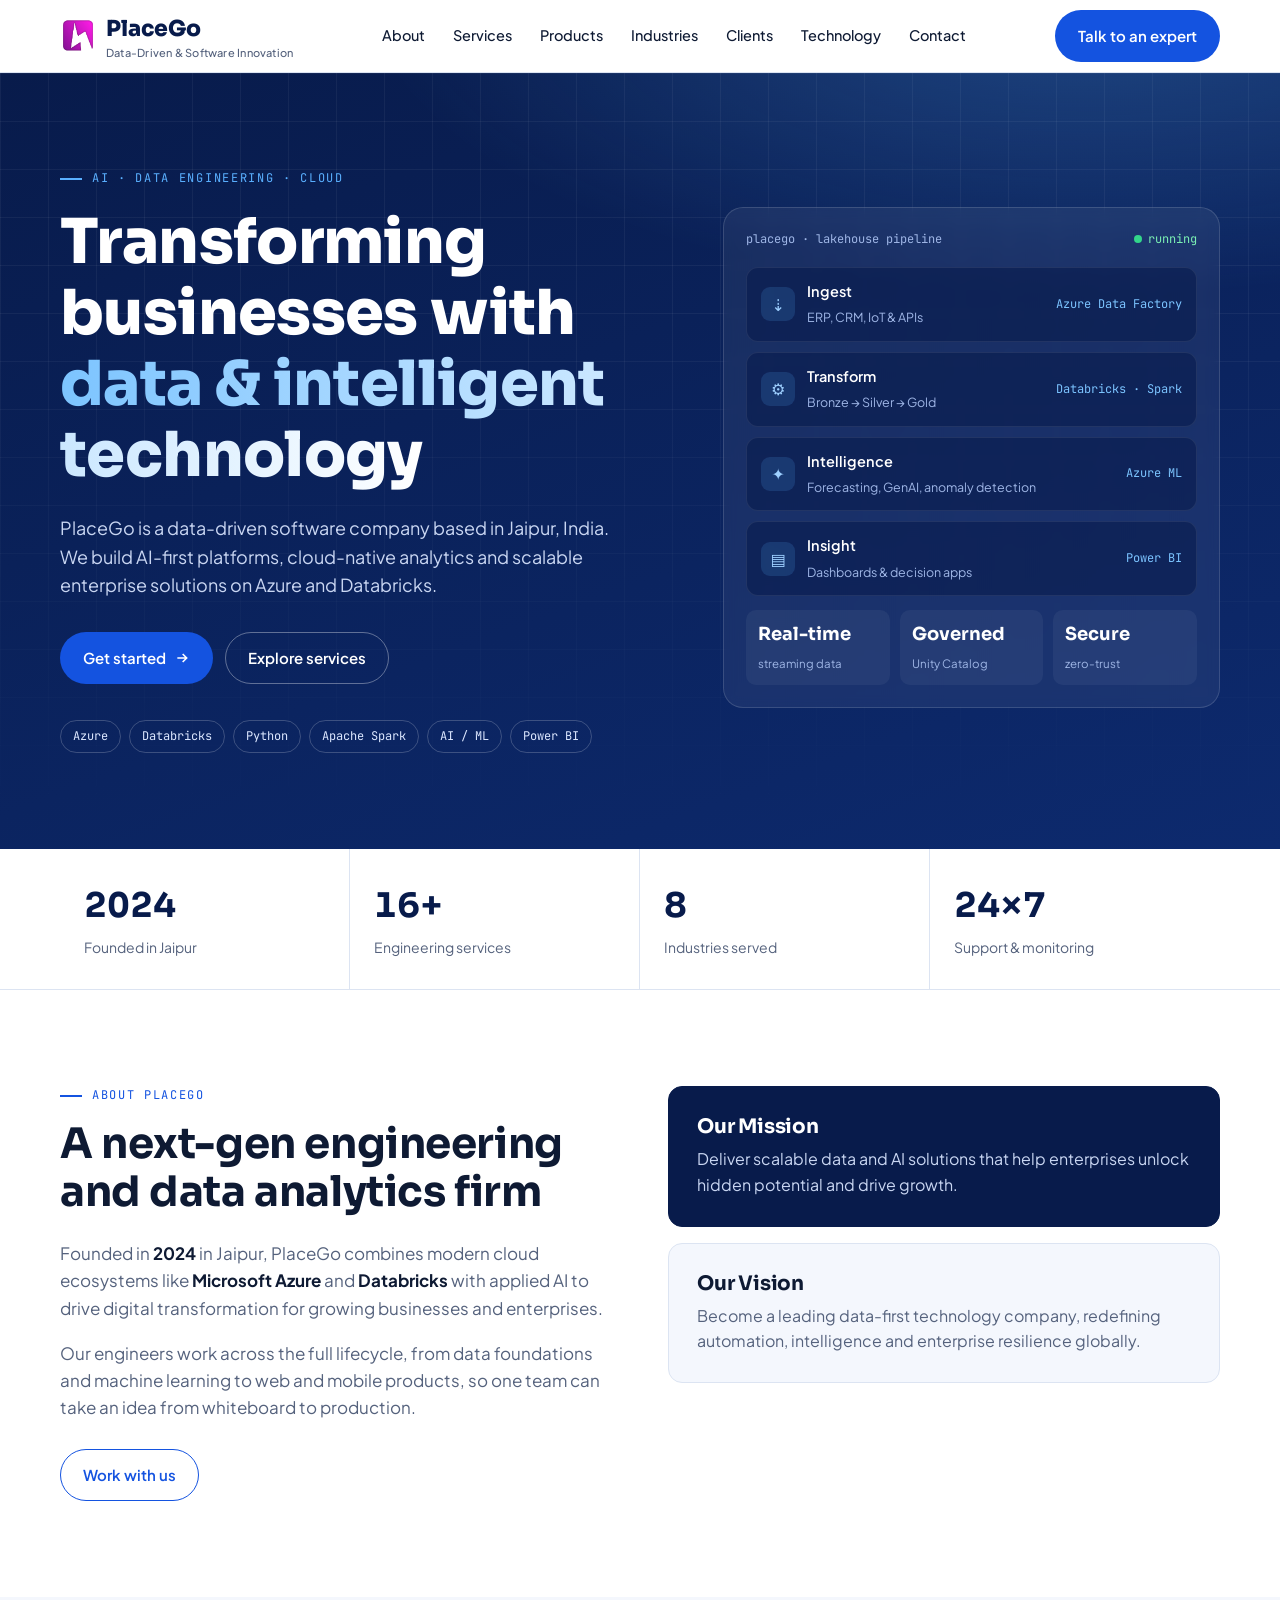
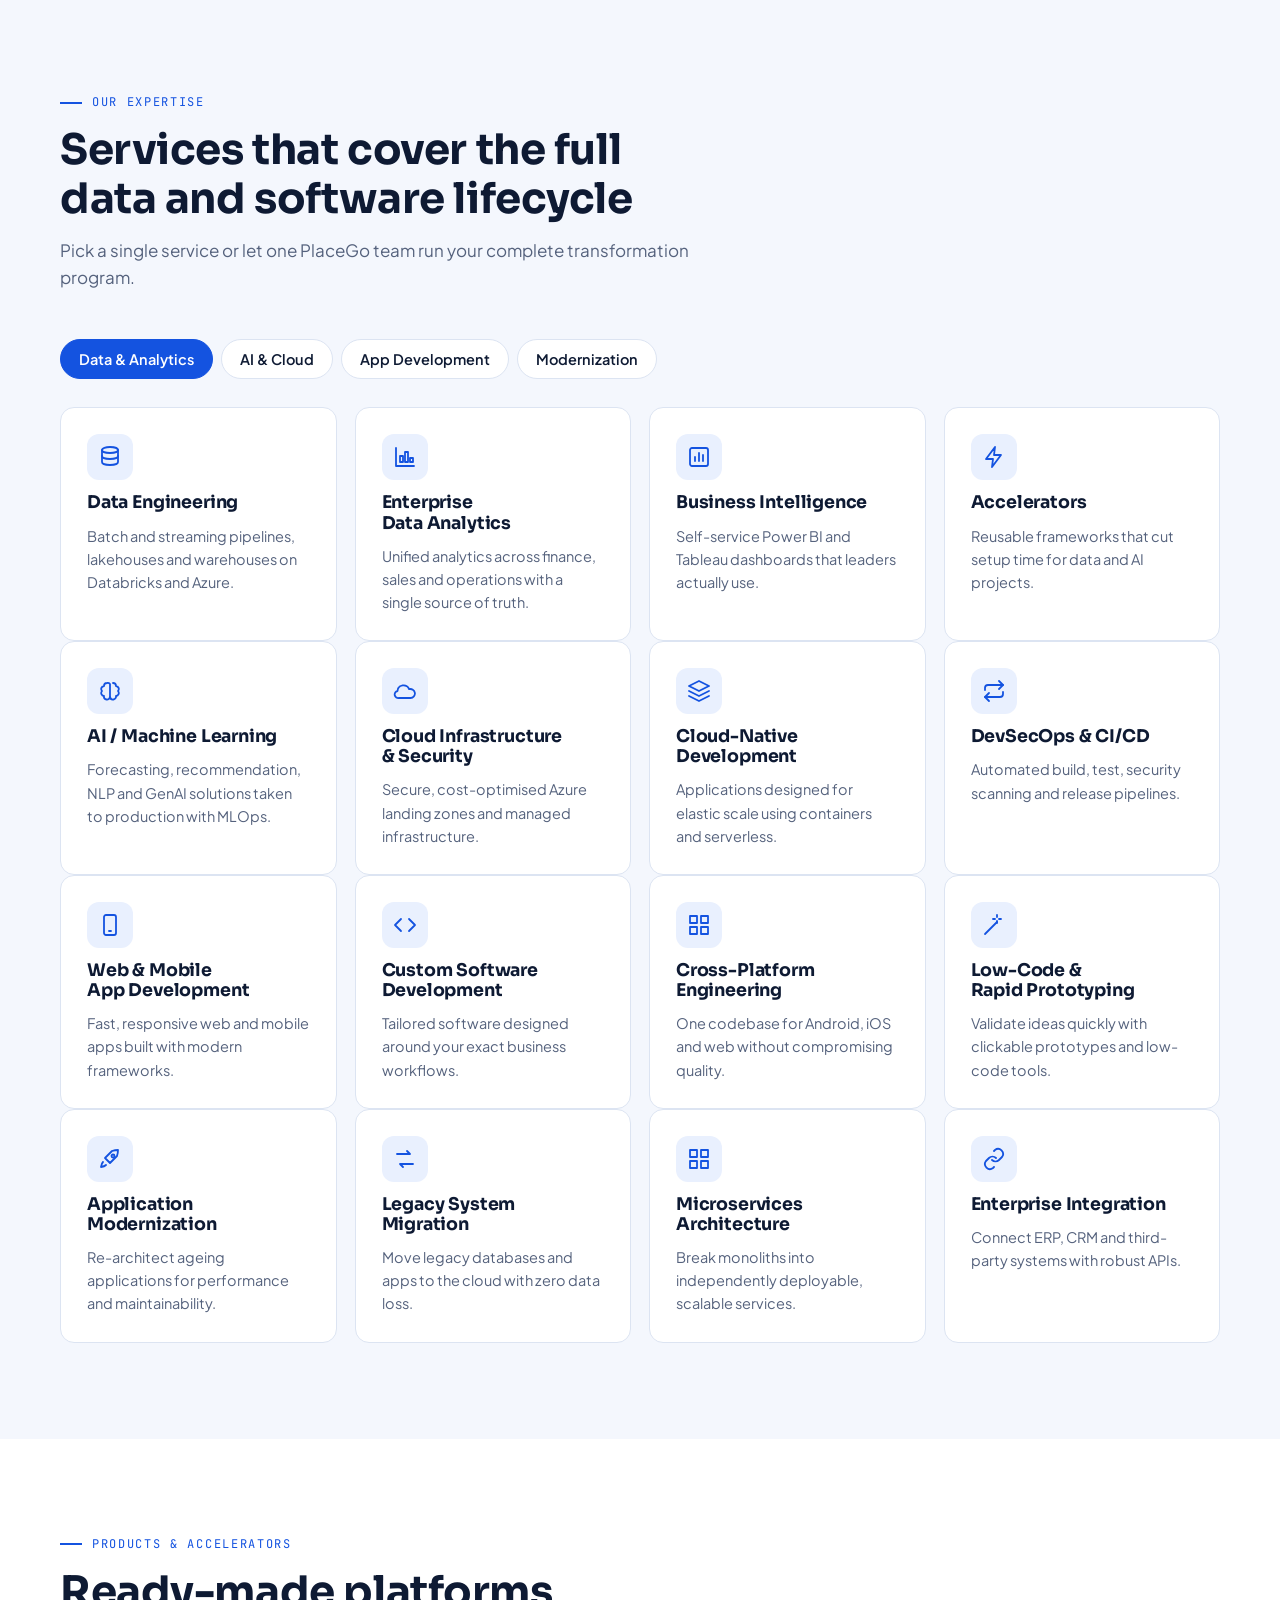
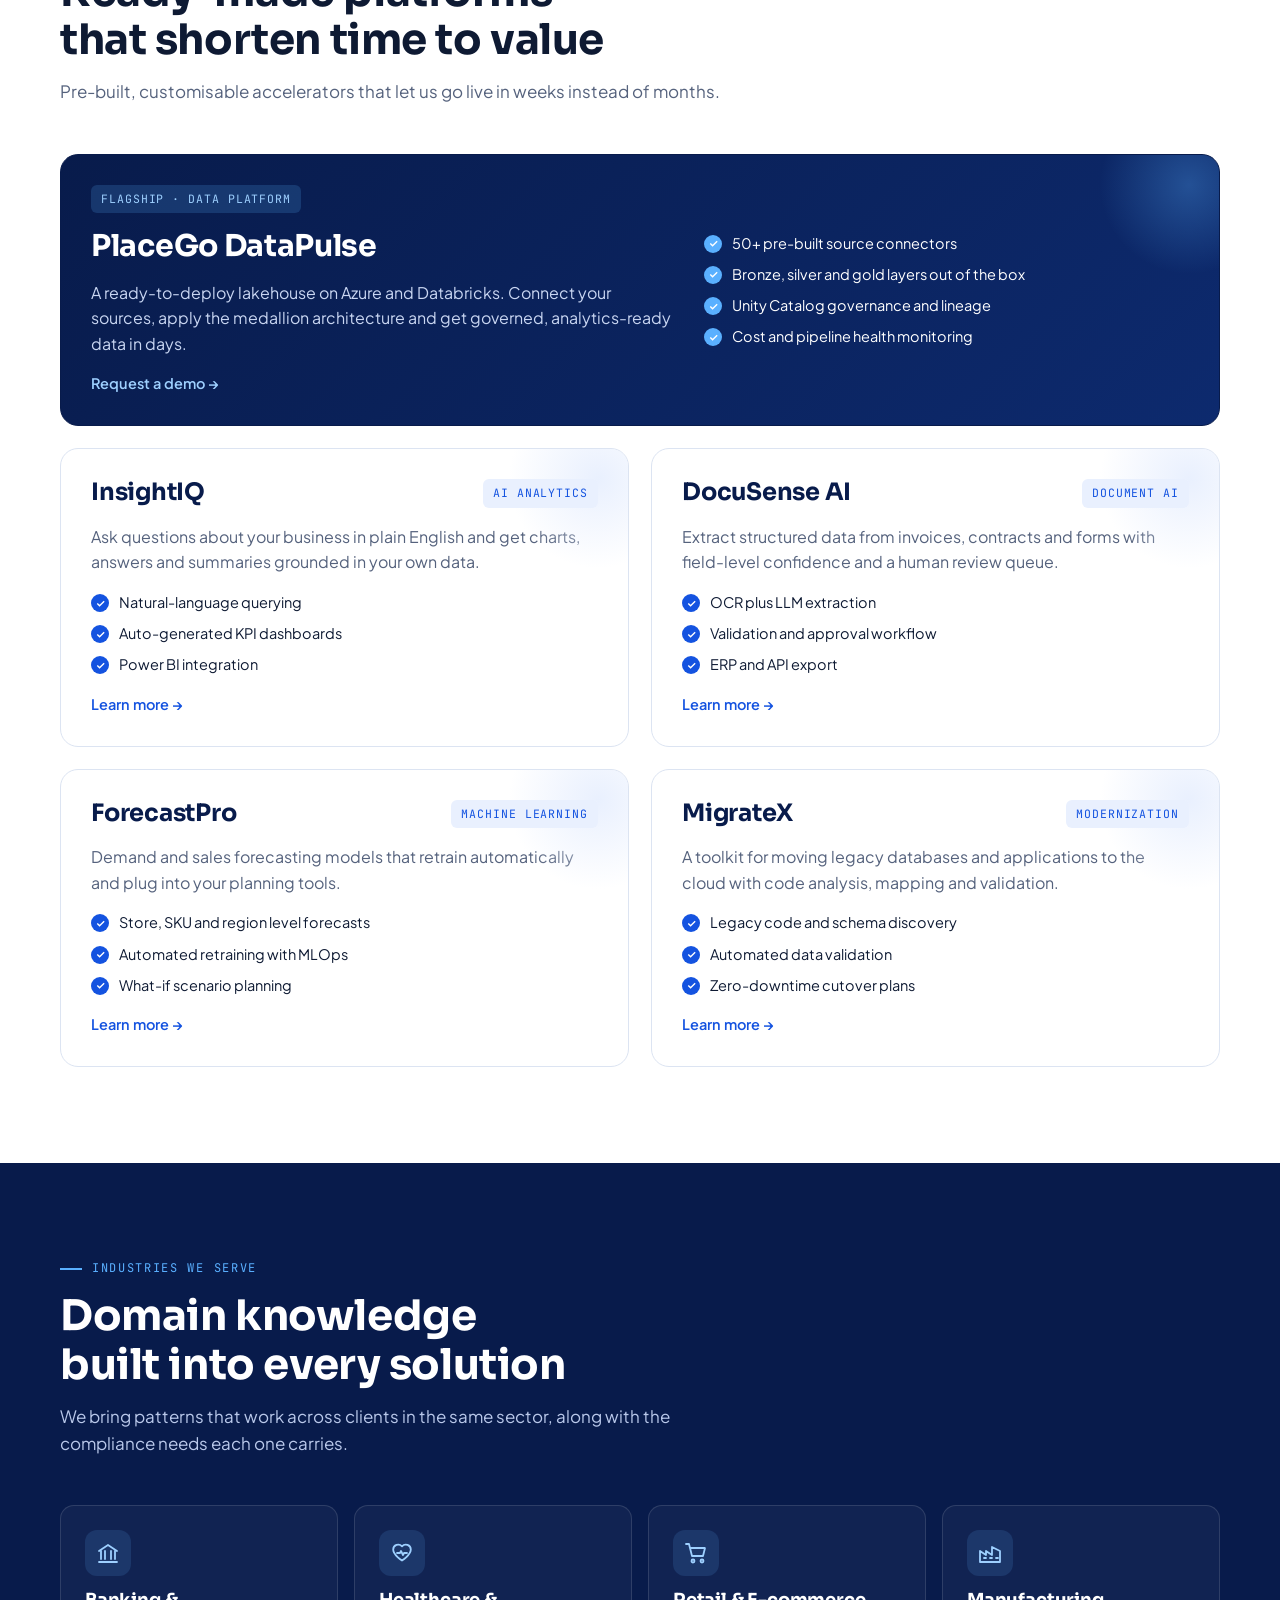
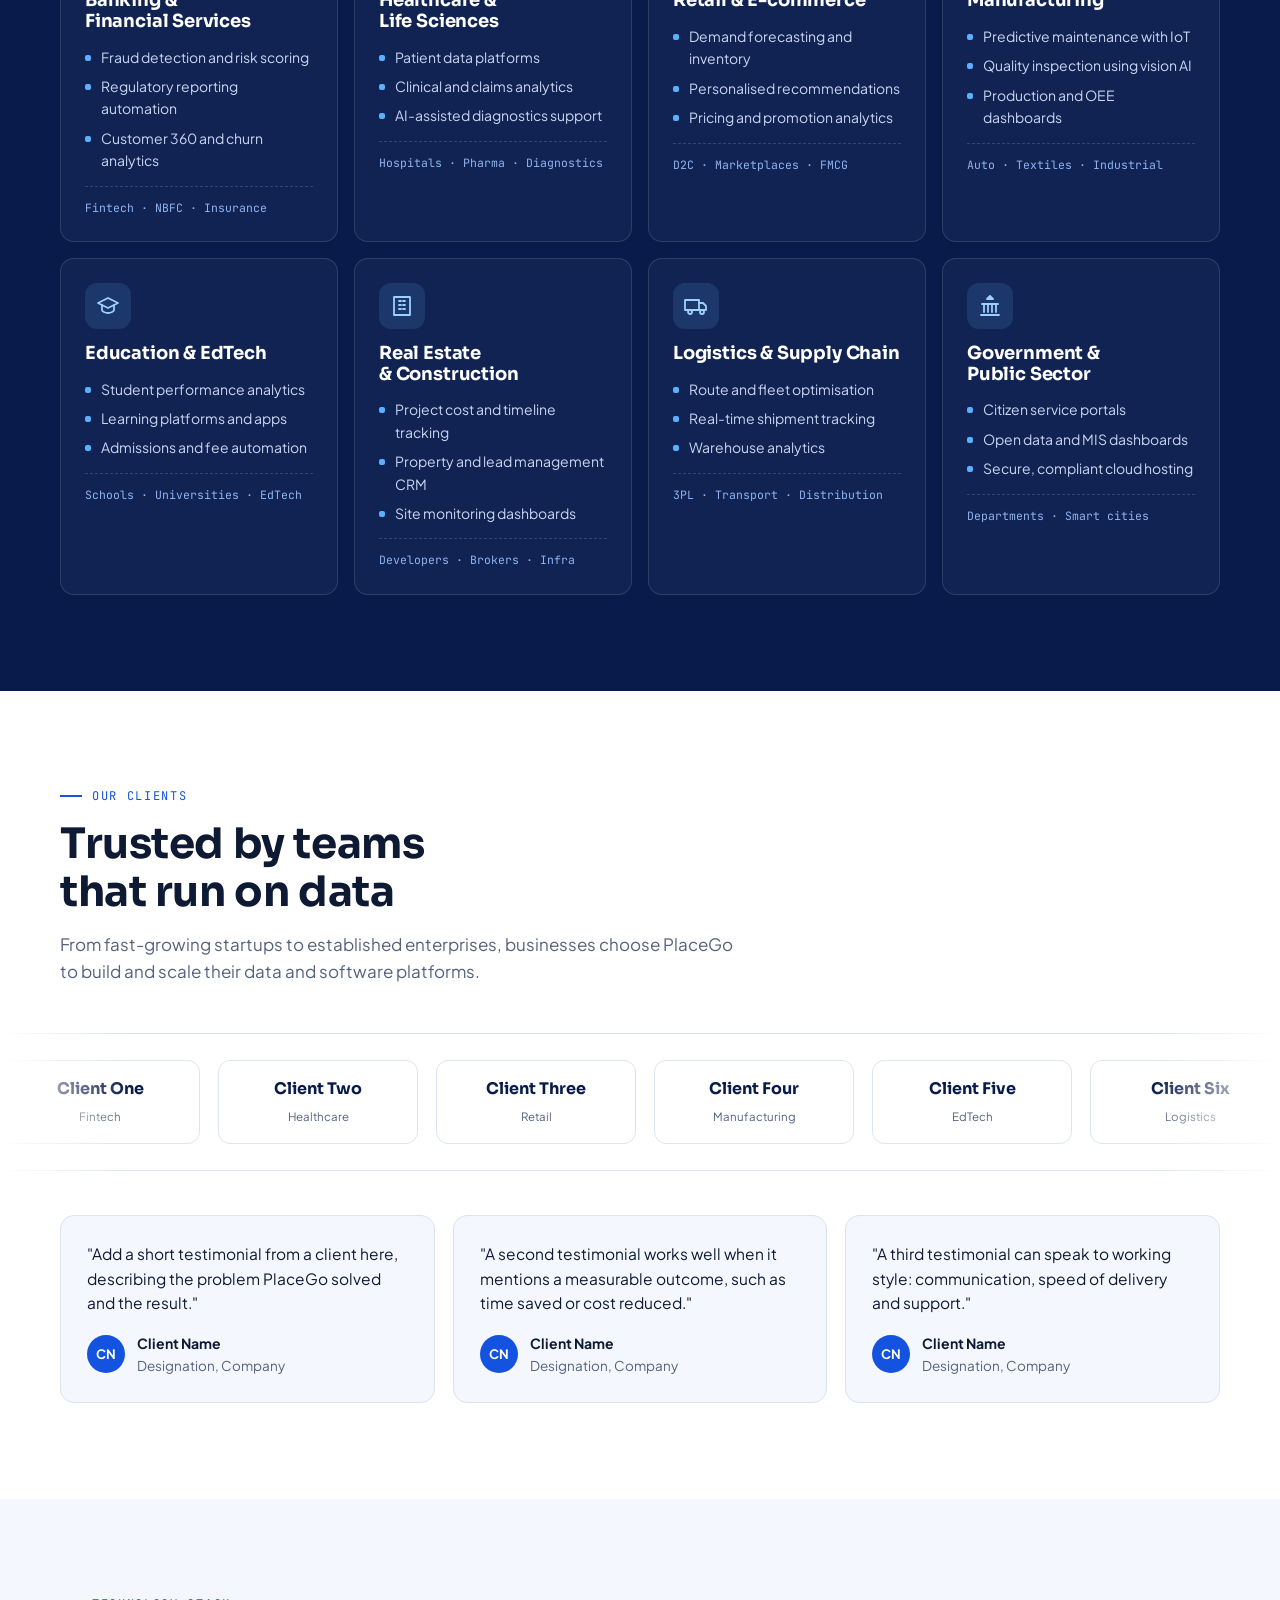
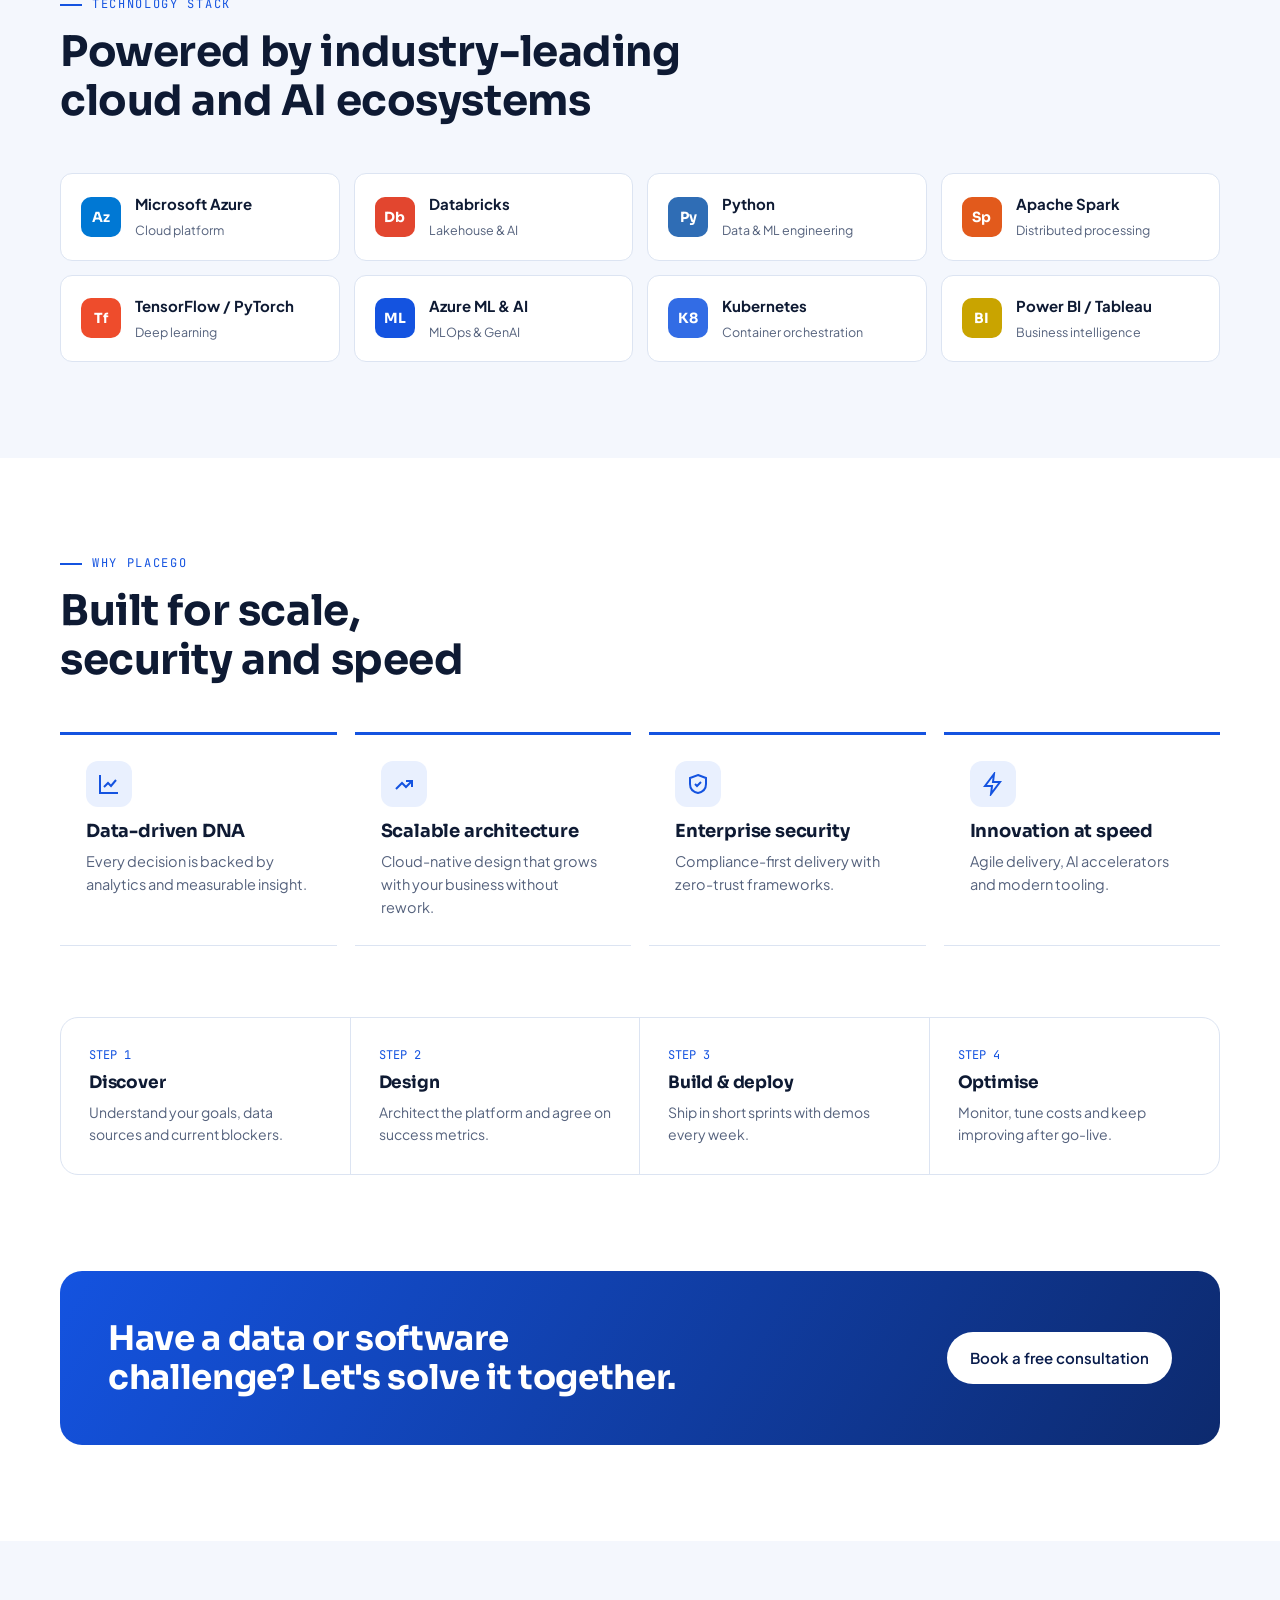
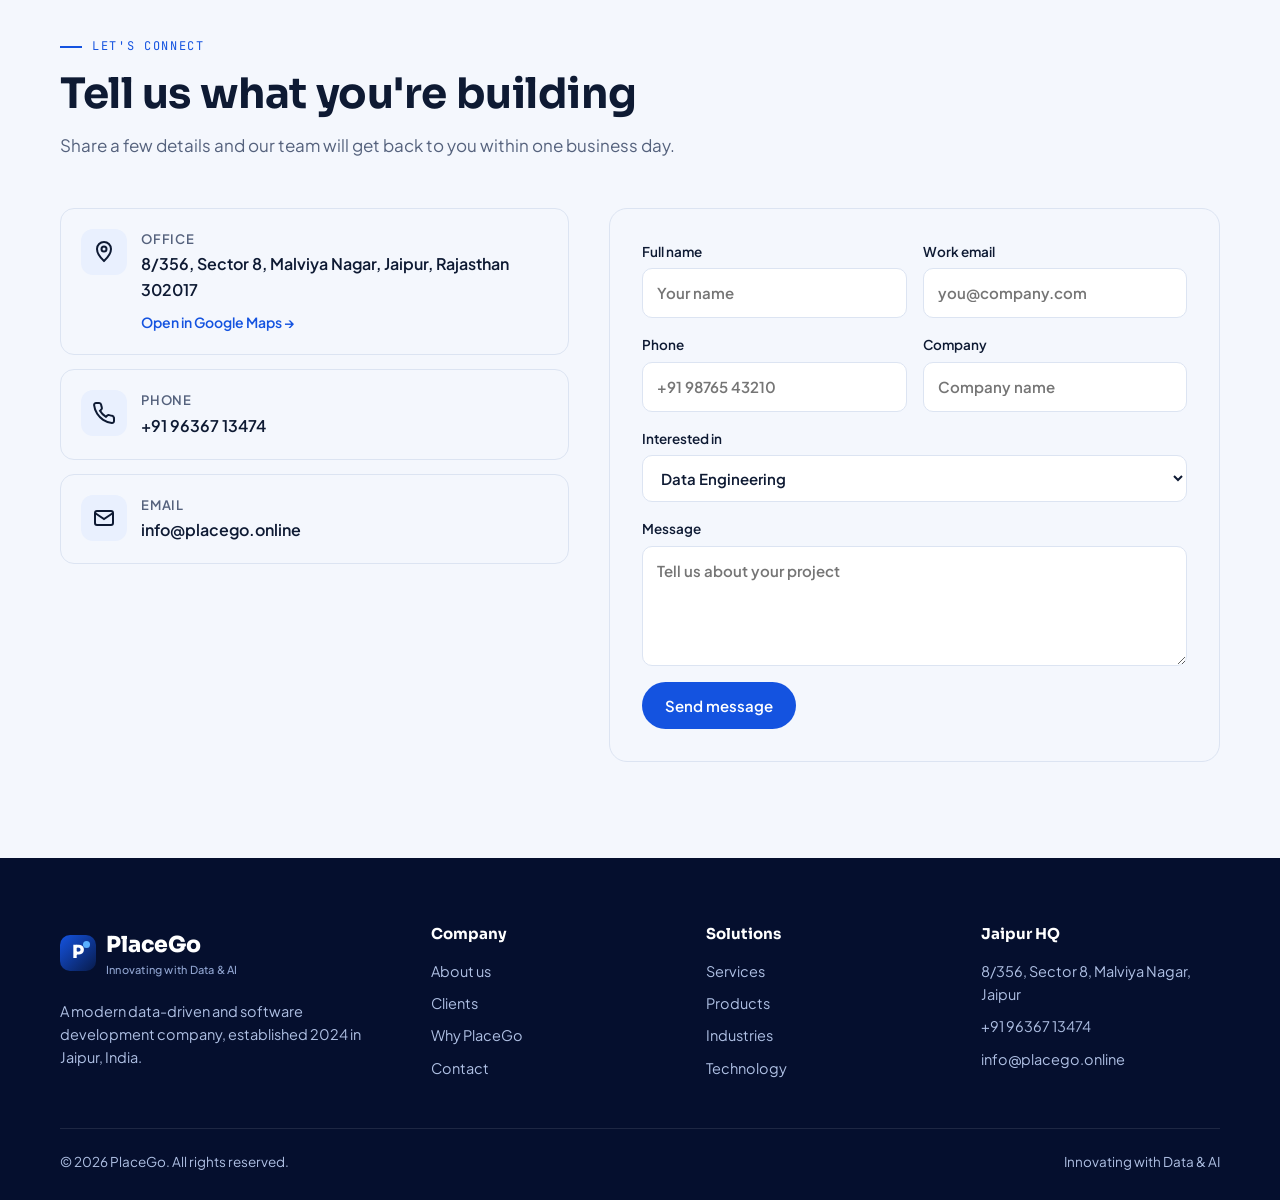
<file: index.html>
<!DOCTYPE html>
<html lang="en">
<head>
<meta charset="UTF-8">
<meta name="viewport" content="width=device-width, initial-scale=1.0">
<title>PlaceGo</title>
<meta name="description" content="PlaceGo is a Jaipur-based data-driven software company offering AI, ML, data engineering, cloud and modern application development services.">
<link rel="preconnect" href="https://fonts.googleapis.com">
<link rel="preconnect" href="https://fonts.gstatic.com" crossorigin>
<link rel="stylesheet" href="https://fonts.googleapis.com/css2?family=Sora:wght@500;600;700;800&family=Plus+Jakarta+Sans:wght@400;500;600;700&family=JetBrains+Mono:wght@500&display=swap">
<link rel="stylesheet" href="css/style.css">
</head>
<body>

<!-- ============ NAV ============ -->
<header class="nav">
  <div class="wrap">
    <a href="#home" class="logo" aria-label="PlaceGo home">
      <img src="assets/logo.png" onerror="this.onerror=null;this.src='https://placego.online/logo.png'" alt="PlaceGo" height="36" style="height:36px;width:auto">
      <span>PlaceGo<small>Data-Driven &amp; Software Innovation</small></span>
    </a>
    <nav class="menu" id="menu">
      <a href="#about">About</a>
      <a href="#services">Services</a>
      <a href="#products">Products</a>
      <a href="#industries">Industries</a>
      <a href="#clients">Clients</a>
      <a href="#tech">Technology</a>
      <a href="#contact">Contact</a>
    </nav>
    <div class="nav-cta">
      <a href="#contact" class="btn btn-primary">Talk to an expert</a>
      <button class="burger" id="burger" aria-label="Open menu" aria-expanded="false">
        <svg width="20" height="20" viewBox="0 0 24 24" fill="none" stroke="currentColor" stroke-width="2"><path d="M4 7h16M4 12h16M4 17h16"/></svg>
      </button>
    </div>
  </div>
</header>

<main>
<!-- ============ HERO ============ -->
<section class="hero" id="home">
  <div class="wrap">
    <div>
      <span class="eyebrow">AI · Data Engineering · Cloud</span>
      <h1>Transforming businesses with <em>data &amp; intelligent technology</em></h1>
      <p class="lead">PlaceGo is a data-driven software company based in Jaipur, India. We build AI-first platforms, cloud-native analytics and scalable enterprise solutions on Azure and Databricks.</p>
      <div class="ctas">
        <a href="#contact" class="btn btn-primary">Get started
          <svg width="16" height="16" viewBox="0 0 24 24" fill="none" stroke="currentColor" stroke-width="2.4"><path d="M5 12h14M13 6l6 6-6 6"/></svg></a>
        <a href="#services" class="btn btn-ghost">Explore services</a>
      </div>
      <div class="chips"><span>Azure</span><span>Databricks</span><span>Python</span><span>Apache Spark</span><span>AI / ML</span><span>Power BI</span></div>
    </div>

    <div class="pipe" aria-label="Illustration of a PlaceGo data pipeline">
      <div class="pipe-top"><span>placego · lakehouse pipeline</span><span class="live">running</span></div>
      <div class="stages">
        <div class="stage"><i>⇣</i><div><b>Ingest</b><small>ERP, CRM, IoT &amp; APIs</small></div><span class="val">Azure Data Factory</span></div>
        <div class="stage"><i>⚙</i><div><b>Transform</b><small>Bronze → Silver → Gold</small></div><span class="val">Databricks · Spark</span></div>
        <div class="stage"><i>✦</i><div><b>Intelligence</b><small>Forecasting, GenAI, anomaly detection</small></div><span class="val">Azure ML</span></div>
        <div class="stage"><i>▤</i><div><b>Insight</b><small>Dashboards &amp; decision apps</small></div><span class="val">Power BI</span></div>
      </div>
      <div class="pipe-foot">
        <div><b>Real-time</b><small>streaming data</small></div>
        <div><b>Governed</b><small>Unity Catalog</small></div>
        <div><b>Secure</b><small>zero-trust</small></div>
      </div>
    </div>
  </div>
</section>

<!-- ============ STATS ============ -->
<section class="stats" aria-label="Company highlights">
  <div class="wrap">
    <div class="stat"><b>2024</b><span>Founded in Jaipur</span></div>
    <div class="stat"><b>16+</b><span>Engineering services</span></div>
    <div class="stat"><b>8</b><span>Industries served</span></div>
    <div class="stat"><b>24×7</b><span>Support &amp; monitoring</span></div>
  </div>
</section>

<!-- ============ ABOUT ============ -->
<section class="sec" id="about">
  <div class="wrap about-grid">
    <div>
      <div class="sec-head" style="margin-bottom:24px">
        <span class="eyebrow">About PlaceGo</span>
        <h2>A next-gen engineering and data analytics firm</h2>
      </div>
      <div class="about-copy">
        <p>Founded in <strong>2024</strong> in Jaipur, PlaceGo combines modern cloud ecosystems like <strong>Microsoft Azure</strong> and <strong>Databricks</strong> with applied AI to drive digital transformation for growing businesses and enterprises.</p>
        <p>Our engineers work across the full lifecycle, from data foundations and machine learning to web and mobile products, so one team can take an idea from whiteboard to production.</p>
      </div>
      <div style="margin-top:28px"><a href="#contact" class="btn btn-outline">Work with us</a></div>
    </div>
    <div class="mv">
      <div class="mv-card dark">
        <h3>Our Mission</h3>
        <p>Deliver scalable data and AI solutions that help enterprises unlock hidden potential and drive growth.</p>
      </div>
      <div class="mv-card">
        <h3>Our Vision</h3>
        <p>Become a leading data-first technology company, redefining automation, intelligence and enterprise resilience globally.</p>
      </div>
    </div>
  </div>
</section>

<!-- ============ SERVICES ============ -->
<section class="sec services" id="services">
  <div class="wrap">
    <div class="sec-head">
      <span class="eyebrow">Our Expertise</span>
      <h2>Services that cover the full data and software lifecycle</h2>
      <p>Pick a single service or let one PlaceGo team run your complete transformation program.</p>
    </div>
    <div class="tabs" role="tablist" aria-label="Service categories">
      <button class="tab" role="tab" aria-selected="true" data-tab="data">Data &amp; Analytics</button>
      <button class="tab" role="tab" aria-selected="false" data-tab="ai">AI &amp; Cloud</button>
      <button class="tab" role="tab" aria-selected="false" data-tab="app">App Development</button>
      <button class="tab" role="tab" aria-selected="false" data-tab="mod">Modernization</button>
    </div>
    <div id="svc-panels"></div>
  </div>
</section>

<!-- ============ PRODUCTS ============ -->
<section class="sec" id="products">
  <div class="wrap">
    <div class="sec-head">
      <span class="eyebrow">Products &amp; Accelerators</span>
      <h2>Ready-made platforms that shorten time to value</h2>
      <p>Pre-built, customisable accelerators that let us go live in weeks instead of months.</p>
    </div>
    <div class="prod-grid" id="prod-grid"></div>
  </div>
</section>

<!-- ============ INDUSTRIES ============ -->
<section class="sec industries" id="industries">
  <div class="wrap">
    <div class="sec-head">
      <span class="eyebrow">Industries we serve</span>
      <h2>Domain knowledge built into every solution</h2>
      <p>We bring patterns that work across clients in the same sector, along with the compliance needs each one carries.</p>
    </div>
    <div class="ind-grid" id="ind-grid"></div>
  </div>
</section>

<!-- ============ CLIENTS ============ -->
<section class="sec" id="clients">
  <div class="wrap">
    <div class="sec-head">
      <span class="eyebrow">Our Clients</span>
      <h2>Trusted by teams that run on data</h2>
      <p>From fast-growing startups to established enterprises, businesses choose PlaceGo to build and scale their data and software platforms.</p>
    </div>
  </div>
  <div class="marquee" aria-label="Client logos">
    <div class="marquee-track" id="clients-track"></div>
  </div>
  <div class="wrap">
        <div class="quote-grid" id="quote-grid"></div>
  </div>
</section>

<!-- ============ TECH ============ -->
<section class="sec tech" id="tech">
  <div class="wrap">
    <div class="sec-head">
      <span class="eyebrow">Technology Stack</span>
      <h2>Powered by industry-leading cloud and AI ecosystems</h2>
    </div>
    <div class="tech-grid">
      <div class="tech-item"><span class="dot" style="background:#0078D4">Az</span><span><b>Microsoft Azure</b><small>Cloud platform</small></span></div>
      <div class="tech-item"><span class="dot" style="background:#E2462F">Db</span><span><b>Databricks</b><small>Lakehouse &amp; AI</small></span></div>
      <div class="tech-item"><span class="dot" style="background:#2F6DB5">Py</span><span><b>Python</b><small>Data &amp; ML engineering</small></span></div>
      <div class="tech-item"><span class="dot" style="background:#E25A1C">Sp</span><span><b>Apache Spark</b><small>Distributed processing</small></span></div>
      <div class="tech-item"><span class="dot" style="background:#EE4C2C">Tf</span><span><b>TensorFlow / PyTorch</b><small>Deep learning</small></span></div>
      <div class="tech-item"><span class="dot" style="background:#1453E0">ML</span><span><b>Azure ML &amp; AI</b><small>MLOps &amp; GenAI</small></span></div>
      <div class="tech-item"><span class="dot" style="background:#326CE5">K8</span><span><b>Kubernetes</b><small>Container orchestration</small></span></div>
      <div class="tech-item"><span class="dot" style="background:#C9A400">BI</span><span><b>Power BI / Tableau</b><small>Business intelligence</small></span></div>
    </div>
  </div>
</section>

<!-- ============ WHY ============ -->
<section class="sec" id="why">
  <div class="wrap">
    <div class="sec-head">
      <span class="eyebrow">Why PlaceGo</span>
      <h2>Built for scale, security and speed</h2>
    </div>
    <div class="why-grid">
      <div class="why"><div class="ico"><svg viewBox="0 0 24 24" fill="none" stroke="currentColor" stroke-width="2"><path d="M3 3v18h18"/><path d="M7 15l4-4 3 3 5-6"/></svg></div><h3>Data-driven DNA</h3><p>Every decision is backed by analytics and measurable insight.</p></div>
      <div class="why"><div class="ico"><svg viewBox="0 0 24 24" fill="none" stroke="currentColor" stroke-width="2"><path d="M4 17l6-6 4 4 6-6"/><path d="M14 9h6v6"/></svg></div><h3>Scalable architecture</h3><p>Cloud-native design that grows with your business without rework.</p></div>
      <div class="why"><div class="ico"><svg viewBox="0 0 24 24" fill="none" stroke="currentColor" stroke-width="2"><path d="M12 3l8 3v6c0 5-3.5 8-8 9-4.5-1-8-4-8-9V6z"/><path d="M9 12l2 2 4-4"/></svg></div><h3>Enterprise security</h3><p>Compliance-first delivery with zero-trust frameworks.</p></div>
      <div class="why"><div class="ico"><svg viewBox="0 0 24 24" fill="none" stroke="currentColor" stroke-width="2"><path d="M13 2L4 14h7l-1 8 9-12h-7z"/></svg></div><h3>Innovation at speed</h3><p>Agile delivery, AI accelerators and modern tooling.</p></div>
    </div>

    <div class="process" aria-label="How we work">
      <div class="step"><span class="n">STEP 1</span><h4>Discover</h4><p>Understand your goals, data sources and current blockers.</p></div>
      <div class="step"><span class="n">STEP 2</span><h4>Design</h4><p>Architect the platform and agree on success metrics.</p></div>
      <div class="step"><span class="n">STEP 3</span><h4>Build &amp; deploy</h4><p>Ship in short sprints with demos every week.</p></div>
      <div class="step"><span class="n">STEP 4</span><h4>Optimise</h4><p>Monitor, tune costs and keep improving after go-live.</p></div>
    </div>
  </div>
</section>

<!-- ============ CTA ============ -->
<section style="padding-block:0 96px">
  <div class="wrap">
    <div class="cta-band">
      <h2>Have a data or software challenge? Let's solve it together.</h2>
      <a href="#contact" class="btn">Book a free consultation</a>
    </div>
  </div>
</section>

<!-- ============ CONTACT ============ -->
<section class="sec services" id="contact">
  <div class="wrap">
    <div class="sec-head">
      <span class="eyebrow">Let's Connect</span>
      <h2>Tell us what you're building</h2>
      <p>Share a few details and our team will get back to you within one business day.</p>
    </div>
    <div class="contact-grid">
      <div class="info">
        <div class="info-row"><span class="ico"><svg viewBox="0 0 24 24" fill="none" stroke="currentColor" stroke-width="2"><path d="M12 21s-7-6.5-7-12a7 7 0 1 1 14 0c0 5.5-7 12-7 12z"/><circle cx="12" cy="9" r="2.5"/></svg></span><div><b>Office</b><span>8/356, Sector 8, Malviya Nagar, Jaipur, Rajasthan 302017</span><div style="margin-top:6px"><a href="https://maps.google.com/?q=8/356+Sector+8+Malviya+Nagar+Jaipur" target="_blank" rel="noopener" style="color:var(--blue);font-size:14px;user-select:auto">Open in Google Maps →</a></div></div></div>
        <div class="info-row"><span class="ico"><svg viewBox="0 0 24 24" fill="none" stroke="currentColor" stroke-width="2"><path d="M22 16.9v3a2 2 0 0 1-2.2 2 19.8 19.8 0 0 1-8.6-3.1 19.5 19.5 0 0 1-6-6A19.8 19.8 0 0 1 2.1 4.2 2 2 0 0 1 4.1 2h3a2 2 0 0 1 2 1.7c.1.9.4 1.8.7 2.7a2 2 0 0 1-.5 2.1L8 9.8a16 16 0 0 0 6 6l1.3-1.3a2 2 0 0 1 2.1-.4c.9.3 1.8.6 2.7.7a2 2 0 0 1 1.7 2z"/></svg></span><div><b>Phone</b><span>+91 96367 13474</span></div></div>
        <div class="info-row"><span class="ico"><svg viewBox="0 0 24 24" fill="none" stroke="currentColor" stroke-width="2"><rect x="3" y="5" width="18" height="14" rx="2"/><path d="M3 7l9 6 9-6"/></svg></span><div><b>Email</b><span>info@placego.online</span></div></div>
      </div>
      <form class="card" id="contact-form" novalidate>
        <div class="row2">
          <label for="f-name">Full name<input id="f-name" name="name" required placeholder="Your name"></label>
          <label for="f-email">Work email<input id="f-email" name="email" type="email" required placeholder="you@company.com"></label>
        </div>
        <div class="row2">
          <label for="f-phone">Phone<input id="f-phone" name="phone" type="tel" placeholder="+91 98765 43210"></label>
          <label for="f-company">Company<input id="f-company" name="company" placeholder="Company name"></label>
        </div>
        <label for="f-service">Interested in<select id="f-service" name="service">
          <option>Data Engineering</option><option>AI / Machine Learning</option><option>Cloud &amp; DevOps</option><option>Web &amp; Mobile Apps</option><option>Products / Accelerators</option><option>Something else</option>
        </select></label>
        <div style="position:absolute;left:-9999px" aria-hidden="true"><label for="f-website">Website<input id="f-website" name="website" tabindex="-1" autocomplete="off"></label></div>
        <label for="f-msg">Message<textarea id="f-msg" name="message" required placeholder="Tell us about your project"></textarea></label>
        <div style="display:flex;gap:14px;align-items:center;flex-wrap:wrap">
          <button class="btn btn-primary" type="submit">Send message</button>
          <span class="form-msg" id="form-msg" role="status"></span>
        </div>
      </form>
    </div>
  </div>
</section>
</main>

<!-- ============ FOOTER ============ -->
<footer class="site">
  <div class="wrap">
    <div class="foot-grid">
      <div class="foot-about">
        <span class="logo"><span class="logo-mark">P</span><span>PlaceGo<small>Innovating with Data &amp; AI</small></span></span>
        <p>A modern data-driven and software development company, established 2024 in Jaipur, India.</p>
      </div>
      <div><h5>Company</h5><ul><li><a href="#about">About us</a></li><li><a href="#clients">Clients</a></li><li><a href="#why">Why PlaceGo</a></li><li><a href="#contact">Contact</a></li></ul></div>
      <div><h5>Solutions</h5><ul><li><a href="#services">Services</a></li><li><a href="#products">Products</a></li><li><a href="#industries">Industries</a></li><li><a href="#tech">Technology</a></li></ul></div>
      <div><h5>Jaipur HQ</h5><ul><li>8/356, Sector 8, Malviya Nagar, Jaipur</li><li>+91 96367 13474</li><li>info@placego.online</li></ul></div>
    </div>
    <div class="foot-bot"><span>© <span id="yr">2026</span> PlaceGo. All rights reserved.</span><div id="social-links" class="social-links"></div><span>Innovating with Data &amp; AI</span></div>
  </div>
</footer>

<script src="js/config.js"></script>
<script src="js/main.js"></script>

</body>
</html>
</file>
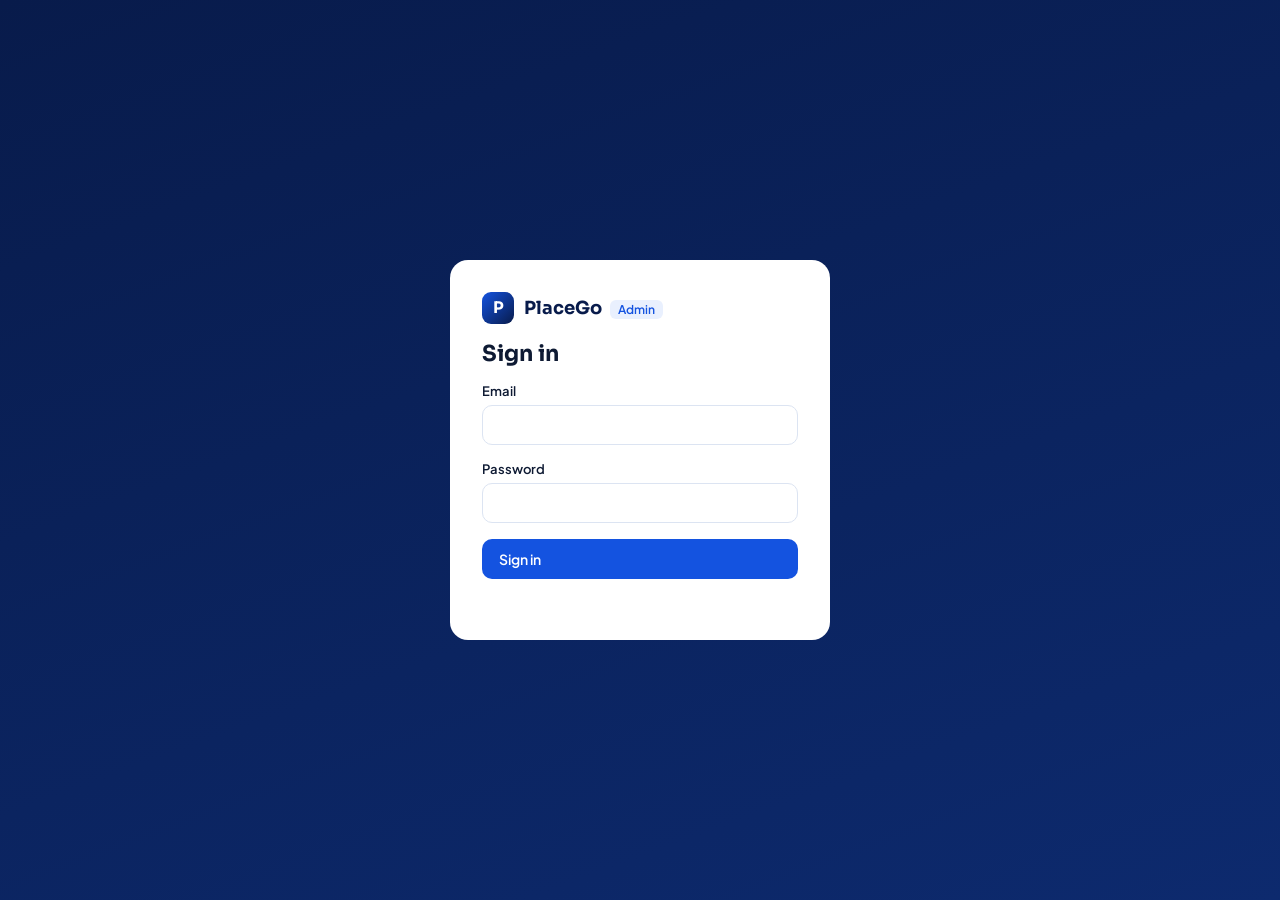
<file: admin.html>
<!DOCTYPE html>
<html lang="en">
<head>
<meta charset="UTF-8">
<meta name="viewport" content="width=device-width, initial-scale=1.0">
<meta name="robots" content="noindex, nofollow">
<title>PlaceGo Admin</title>
<link rel="preconnect" href="https://fonts.googleapis.com">
<link rel="preconnect" href="https://fonts.gstatic.com" crossorigin>
<link rel="stylesheet" href="https://fonts.googleapis.com/css2?family=Sora:wght@600;700&family=Plus+Jakarta+Sans:wght@400;500;600;700&display=swap">
<link rel="stylesheet" href="css/admin.css">
</head>
<body>

<!-- LOGIN -->
<section id="login-view" class="login-wrap">
  <form id="login-form" class="login-card" novalidate>
    <div class="brand"><span class="mark">P</span><span>PlaceGo <small>Admin</small></span></div>
    <h1>Sign in</h1>
    <label for="l-email">Email<input id="l-email" type="email" autocomplete="username" required></label>
    <label for="l-pass">Password<input id="l-pass" type="password" autocomplete="current-password" required></label>
    <button class="btn primary" type="submit">Sign in</button>
    <p class="err" id="login-err" role="alert"></p>
  </form>
</section>

<!-- DASHBOARD -->
<section id="app-view" hidden>
  <header class="top">
    <div class="brand"><span class="mark">P</span><span>PlaceGo <small>Admin</small></span></div>
    <div class="top-r"><span id="who"></span><a href="index.html" class="btn ghost" target="_blank" rel="noopener">View site</a><button class="btn ghost" id="logout">Log out</button></div>
  </header>
  <div class="layout">
    <nav class="side" id="side">
      <button data-view="dashboard" class="active">Dashboard</button>
      <button data-view="contacts">Enquiries <span class="badge" id="unread-badge" hidden></span></button>
      <button data-view="products">Products</button>
      <button data-view="industries">Industries</button>
      <button data-view="clients">Clients</button>
      <button data-view="testimonials">Testimonials</button>
      <button data-view="social-links">Social Links</button>
      <button data-view="sections">Sections</button>
    </nav>
    <main class="main" id="main"></main>
  </div>
</section>

<!-- EDIT DIALOG -->
<dialog id="editor">
  <form id="editor-form" method="dialog">
    <h2 id="editor-title">Edit</h2>
    <div id="editor-fields"></div>
    <p class="err" id="editor-err" role="alert"></p>
    <div class="row-end">
      <button type="button" class="btn ghost" id="editor-cancel">Cancel</button>
      <button type="submit" class="btn primary">Save</button>
    </div>
  </form>
</dialog>

<div class="toast" id="toast" role="status" hidden></div>

<script src="js/config.js"></script>
<script src="js/admin.js"></script>
</body>
</html>
</file>
<file: css/style.css>
/* Layout: corporate blue-and-white; deep navy hero band, white content bands, one cobalt accent, data-flow motif. Single light theme by design. */
:root{
  --navy:#081B4B;
  --navy-2:#0D2A6E;
  --blue:#1453E0;
  --blue-soft:#E9F0FE;
  --sky:#5AB0FF;
  --ink:#0E1A33;
  --muted:#55627D;
  --line:#DCE4F2;
  --paper:#FFFFFF;
  --tint:#F4F7FD;
  --f-display:"Sora","Segoe UI",system-ui,sans-serif;
  --f-body:"Plus Jakarta Sans","Segoe UI",system-ui,sans-serif;
  --f-mono:"JetBrains Mono",ui-monospace,Menlo,monospace;
  --r:14px;
  --wrap:1200px;
  color-scheme:light;
}
*{box-sizing:border-box}
html{scroll-behavior:smooth}
body{margin:0;background:var(--paper);color:var(--ink);font-family:var(--f-body);font-size:16px;line-height:1.6;-webkit-font-smoothing:antialiased}
a{color:inherit;text-decoration:none}
img{max-width:100%}
h1,h2,h3,h4{font-family:var(--f-display);line-height:1.15;margin:0;text-wrap:balance;letter-spacing:-.01em}
p{margin:0}
.wrap{max-width:var(--wrap);margin:0 auto;padding-left:max(20px,env(safe-area-inset-left,0px));padding-right:max(20px,env(safe-area-inset-right,0px))}
.eyebrow{font-family:var(--f-mono);font-size:12px;letter-spacing:.14em;text-transform:uppercase;color:var(--blue);display:inline-flex;align-items:center;gap:10px}
.eyebrow::before{content:"";width:22px;height:2px;background:currentColor}
.sec{padding-block:96px}
.sec-head{display:grid;gap:14px;max-width:680px;margin-bottom:48px}
.sec-head h2{font-size:clamp(28px,4vw,42px);font-weight:700}
.sec-head p{color:var(--muted);font-size:17px}
.btn{display:inline-flex;align-items:center;gap:8px;font-weight:600;font-size:15px;padding:13px 22px;border-radius:999px;border:1.5px solid transparent;transition:transform .2s,background .2s,color .2s,border-color .2s;cursor:pointer;font-family:var(--f-body)}
.btn:focus-visible,a:focus-visible,button:focus-visible,input:focus-visible,select:focus-visible,textarea:focus-visible{outline:3px solid var(--sky);outline-offset:2px}
.btn-primary{background:var(--blue);color:#fff}
.btn-primary:hover{background:#0F44BD;transform:translateY(-1px)}
.btn-ghost{border-color:rgba(255,255,255,.35);color:#fff}
.btn-ghost:hover{background:rgba(255,255,255,.1)}
.btn-outline{border-color:var(--blue);color:var(--blue)}
.btn-outline:hover{background:var(--blue);color:#fff}

/* NAV */
.nav{position:sticky;top:env(safe-area-inset-top,0px);z-index:50;background:rgba(255,255,255,.92);backdrop-filter:blur(12px);border-bottom:1px solid var(--line)}
.nav .wrap{display:flex;align-items:center;justify-content:space-between;gap:20px;height:72px}
.logo{display:flex;align-items:center;gap:10px;font-family:var(--f-display);font-weight:800;font-size:22px;color:var(--navy)}
.logo-mark{width:36px;height:36px;border-radius:10px;background:linear-gradient(135deg,var(--blue),var(--navy));display:grid;place-items:center;color:#fff;font-size:18px;position:relative;overflow:hidden}
.logo-mark::after{content:"";position:absolute;right:6px;top:6px;width:7px;height:7px;border-radius:50%;background:var(--sky)}
.logo small{display:block;font-family:var(--f-body);font-weight:500;font-size:11px;color:var(--muted);letter-spacing:.02em;margin-top:-2px}
.menu{display:flex;gap:4px;align-items:center}
.menu a{font-size:14.5px;font-weight:500;padding:8px 12px;border-radius:8px;color:var(--ink)}
.menu a:hover{background:var(--blue-soft);color:var(--blue)}
.nav-cta{display:flex;gap:10px;align-items:center}
.burger{display:none;background:none;border:1px solid var(--line);border-radius:10px;width:42px;height:42px;cursor:pointer;color:var(--ink)}
@media (max-width:1020px){
  .menu{display:none;position:absolute;left:0;right:0;top:72px;flex-direction:column;align-items:stretch;background:#fff;border-bottom:1px solid var(--line);padding:12px max(20px,env(safe-area-inset-right,0px)) 18px max(20px,env(safe-area-inset-left,0px))}
  .menu.open{display:flex}
  .menu a{padding:12px}
  .burger{display:grid;place-items:center}
  .nav-cta .btn{display:none}
}

/* HERO */
.hero{background:radial-gradient(1200px 500px at 85% -10%,rgba(90,176,255,.28),transparent 60%),linear-gradient(160deg,var(--navy) 0%,var(--navy-2) 100%);color:#fff;position:relative;overflow:hidden}
.hero::before{content:"";position:absolute;inset:0;background-image:linear-gradient(rgba(255,255,255,.05) 1px,transparent 1px),linear-gradient(90deg,rgba(255,255,255,.05) 1px,transparent 1px);background-size:48px 48px;mask-image:linear-gradient(to bottom,#000 30%,transparent)}
.hero .wrap{position:relative;display:grid;grid-template-columns:1.1fr .9fr;gap:56px;align-items:center;padding-block:88px 96px}
.hero .eyebrow{color:var(--sky)}
.hero h1{font-size:clamp(36px,5.4vw,62px);font-weight:800;margin:18px 0 22px}
.hero h1 em{font-style:normal;background:linear-gradient(90deg,#7CC4FF,#fff);-webkit-background-clip:text;background-clip:text;color:transparent}
.hero p.lead{color:#C9D6F2;font-size:18px;max-width:560px}
.hero .ctas{display:flex;gap:12px;flex-wrap:wrap;margin-top:32px}
.chips{display:flex;flex-wrap:wrap;gap:8px;margin-top:36px}
.chips span{font-family:var(--f-mono);font-size:12px;padding:6px 12px;border:1px solid rgba(255,255,255,.2);border-radius:999px;color:#DCE7FF}

/* pipeline visual */
.pipe{background:rgba(255,255,255,.06);border:1px solid rgba(255,255,255,.14);border-radius:20px;padding:22px;backdrop-filter:blur(6px);min-width:0}
.pipe-top{display:flex;justify-content:space-between;align-items:center;font-family:var(--f-mono);font-size:12px;color:#9FB6E6;margin-bottom:18px}
.live{display:inline-flex;align-items:center;gap:6px;color:#7CF0B4}
.live::before{content:"";width:8px;height:8px;border-radius:50%;background:#33D68A;box-shadow:0 0 0 0 rgba(51,214,138,.6);animation:pulse 2s infinite}
@keyframes pulse{70%{box-shadow:0 0 0 8px rgba(51,214,138,0)}100%{box-shadow:0 0 0 0 rgba(51,214,138,0)}}
.stages{display:grid;gap:10px}
.stage{display:grid;grid-template-columns:34px 1fr auto;gap:12px;align-items:center;background:rgba(8,27,75,.55);border:1px solid rgba(255,255,255,.08);border-radius:12px;padding:12px 14px;position:relative;overflow:hidden}
.stage::after{content:"";position:absolute;left:-40%;top:0;bottom:0;width:40%;background:linear-gradient(90deg,transparent,rgba(124,196,255,.18),transparent);animation:flow 3.2s linear infinite}
.stage:nth-child(2)::after{animation-delay:.8s}.stage:nth-child(3)::after{animation-delay:1.6s}.stage:nth-child(4)::after{animation-delay:2.4s}
@keyframes flow{to{left:110%}}
.stage i{width:34px;height:34px;border-radius:9px;display:grid;place-items:center;background:rgba(90,176,255,.16);color:#9ED0FF;font-style:normal}
.stage b{font-weight:600;font-size:14.5px;display:block}
.stage small{color:#9FB6E6;font-size:12.5px}
.stage .val{font-family:var(--f-mono);font-size:12px;color:#7CC4FF}
.pipe-foot{display:grid;grid-template-columns:repeat(3,1fr);gap:10px;margin-top:14px}
.pipe-foot div{background:rgba(255,255,255,.05);border-radius:10px;padding:10px 12px}
.pipe-foot b{display:block;font-family:var(--f-display);font-size:18px}
.pipe-foot small{font-size:11.5px;color:#9FB6E6}
@media (max-width:920px){.hero .wrap{grid-template-columns:1fr;padding-block:64px 72px}}
@media (prefers-reduced-motion:reduce){.stage::after,.live::before,.marquee-track{animation:none!important}html{scroll-behavior:auto}}

/* STATS */
.stats{background:#fff;border-bottom:1px solid var(--line)}
.stats .wrap{display:grid;grid-template-columns:repeat(4,1fr)}
.stat{padding:30px 24px;border-right:1px solid var(--line)}
.stat:last-child{border-right:0}
.stat b{font-family:var(--f-display);font-size:34px;color:var(--navy);font-variant-numeric:tabular-nums;display:block}
.stat span{color:var(--muted);font-size:14px}
@media (max-width:720px){.stats .wrap{grid-template-columns:1fr 1fr}.stat:nth-child(2){border-right:0}.stat:nth-child(-n+2){border-bottom:1px solid var(--line)}}

/* ABOUT */
.about-grid{display:grid;grid-template-columns:1fr 1fr;gap:56px;align-items:start}
.about-copy{display:grid;gap:18px;color:var(--muted);font-size:17px}
.about-copy strong{color:var(--ink)}
.mv{display:grid;gap:16px}
.mv-card{padding:28px;border-radius:var(--r);background:var(--tint);border:1px solid var(--line)}
.mv-card.dark{background:var(--navy);color:#fff;border-color:var(--navy)}
.mv-card.dark p{color:#C9D6F2}
.mv-card h3{font-size:20px;margin-bottom:8px}
.mv-card p{color:var(--muted)}
@media (max-width:860px){.about-grid{grid-template-columns:1fr}}

/* SERVICES */
.services{background:var(--tint)}
.tabs{display:flex;gap:8px;flex-wrap:wrap;margin-bottom:28px}
.tab{font-family:var(--f-body);font-weight:600;font-size:14.5px;padding:10px 18px;border-radius:999px;border:1.5px solid var(--line);background:#fff;color:var(--ink);cursor:pointer}
.tab[aria-selected="true"]{background:var(--blue);border-color:var(--blue);color:#fff}
.svc-grid{display:grid;grid-template-columns:repeat(4,1fr);gap:18px}
.svc{background:#fff;border:1px solid var(--line);border-radius:var(--r);padding:26px;display:grid;gap:12px;align-content:start;transition:border-color .2s,transform .2s,box-shadow .2s}
.svc:hover{border-color:var(--blue);transform:translateY(-3px);box-shadow:0 14px 30px -18px rgba(20,83,224,.45)}
.ico{width:46px;height:46px;border-radius:12px;background:var(--blue-soft);color:var(--blue);display:grid;place-items:center}
.ico svg{width:24px;height:24px}
.svc h3{font-size:17.5px}
.svc p{color:var(--muted);font-size:14.5px}
@media (max-width:1020px){.svc-grid{grid-template-columns:1fr 1fr}}
@media (max-width:560px){.svc-grid{grid-template-columns:1fr}}

/* PRODUCTS */
.prod-grid{display:grid;grid-template-columns:repeat(2,1fr);gap:22px}
.prod{border:1px solid var(--line);border-radius:18px;padding:30px;display:grid;gap:16px;position:relative;overflow:hidden;background:#fff}
.prod::before{content:"";position:absolute;right:-60px;top:-60px;width:180px;height:180px;border-radius:50%;background:radial-gradient(circle,var(--blue-soft),transparent 70%)}
.prod-top{display:flex;justify-content:space-between;align-items:flex-start;gap:12px;position:relative}
.prod .tag{font-family:var(--f-mono);font-size:11.5px;letter-spacing:.08em;text-transform:uppercase;color:var(--blue);background:var(--blue-soft);padding:5px 10px;border-radius:6px;white-space:nowrap}
.prod h3{font-size:24px;color:var(--navy)}
.prod p{color:var(--muted)}
.prod ul{margin:0;padding:0;list-style:none;display:grid;gap:8px}
.prod li{display:flex;gap:10px;font-size:14.5px}
.prod li::before{content:"";flex:none;width:18px;height:18px;margin-top:3px;border-radius:50%;background:var(--blue) url("data:image/svg+xml,%3Csvg xmlns='http://www.w3.org/2000/svg' viewBox='0 0 24 24' fill='none' stroke='white' stroke-width='3'%3E%3Cpath d='M5 12l5 5L20 7'/%3E%3C/svg%3E") center/11px no-repeat}
.prod .more{font-weight:600;color:var(--blue);font-size:14.5px;display:inline-flex;gap:6px;align-items:center}
.prod .more:hover{gap:10px}
.prod.feature{grid-column:1/-1;background:linear-gradient(135deg,var(--navy),var(--navy-2));color:#fff;border-color:var(--navy);grid-template-columns:1.2fr 1fr;align-items:center;gap:32px}
.prod.feature::before{background:radial-gradient(circle,rgba(90,176,255,.3),transparent 70%)}
.prod.feature h3{color:#fff;font-size:30px}
.prod.feature p{color:#C9D6F2}
.prod.feature .tag{background:rgba(90,176,255,.18);color:#9ED0FF}
.prod.feature .more{color:#9ED0FF}
.prod.feature li::before{background-color:var(--sky)}
.feat-l,.feat-r{display:grid;gap:16px;position:relative;min-width:0}
@media (max-width:860px){.prod-grid{grid-template-columns:1fr}.prod.feature{grid-template-columns:1fr}}

/* INDUSTRIES */
.industries{background:var(--navy);color:#fff}
.industries .sec-head p{color:#B9C8EA}
.industries .eyebrow{color:var(--sky)}
.ind-grid{display:grid;grid-template-columns:repeat(4,1fr);gap:16px}
.ind{background:rgba(255,255,255,.04);border:1px solid rgba(255,255,255,.12);border-radius:var(--r);padding:24px;display:grid;gap:14px;align-content:start;transition:background .25s,border-color .25s}
.ind:hover{background:rgba(255,255,255,.08);border-color:var(--sky)}
.ind .ico{background:rgba(90,176,255,.14);color:#9ED0FF}
.ind h3{font-size:18px}
.ind ul{margin:0;padding:0;list-style:none;display:grid;gap:7px;color:#C9D6F2;font-size:14px}
.ind li{padding-left:16px;position:relative}
.ind li::before{content:"";position:absolute;left:0;top:9px;width:6px;height:6px;border-radius:2px;background:var(--sky)}
.ind .uses{font-family:var(--f-mono);font-size:11.5px;color:#8FB4F0;border-top:1px dashed rgba(255,255,255,.15);padding-top:12px;margin-top:auto}
@media (max-width:1020px){.ind-grid{grid-template-columns:1fr 1fr}}
@media (max-width:560px){.ind-grid{grid-template-columns:1fr}}

/* CLIENTS */
.marquee{overflow:hidden;border-block:1px solid var(--line);padding-block:26px;mask-image:linear-gradient(90deg,transparent,#000 10%,#000 90%,transparent)}
.marquee-track{display:flex;gap:18px;width:max-content;animation:scroll 38s linear infinite}
.marquee:hover .marquee-track{animation-play-state:paused}
@keyframes scroll{to{transform:translateX(-50%)}}
.client{flex:none;width:200px;height:84px;border:1px solid var(--line);border-radius:12px;display:grid;place-items:center;text-align:center;background:#fff;padding:10px}
.client b{font-family:var(--f-display);font-size:16px;color:var(--navy);display:block}
.client small{font-size:11.5px;color:var(--muted)}
.client-note{color:var(--muted);font-size:13.5px;margin-top:16px}
.quote-grid{display:grid;grid-template-columns:repeat(3,1fr);gap:18px;margin-top:44px}
.quote{border-radius:var(--r);padding:26px;background:var(--tint);border:1px solid var(--line);display:grid;gap:16px;align-content:space-between}
.quote p{font-size:15.5px}
.quote footer{display:flex;gap:12px;align-items:center;font-size:13.5px;color:var(--muted)}
.quote footer span:first-child{width:38px;height:38px;border-radius:50%;background:var(--blue);color:#fff;display:grid;place-items:center;font-weight:700;font-size:13px;flex:none}
.quote footer b{color:var(--ink);display:block;font-size:14px}
@media (max-width:860px){.quote-grid{grid-template-columns:1fr}}

/* TECH */
.tech{background:var(--tint)}
.tech-grid{display:grid;grid-template-columns:repeat(4,1fr);gap:14px}
.tech-item{background:#fff;border:1px solid var(--line);border-radius:12px;padding:18px 20px;display:flex;gap:14px;align-items:center}
.tech-item .dot{width:40px;height:40px;border-radius:10px;display:grid;place-items:center;font-family:var(--f-display);font-weight:700;font-size:14px;color:#fff;flex:none}
.tech-item b{font-size:15px;display:block}
.tech-item small{color:var(--muted);font-size:12.5px}
@media (max-width:1020px){.tech-grid{grid-template-columns:1fr 1fr}}
@media (max-width:480px){.tech-grid{grid-template-columns:1fr}}

/* WHY + PROCESS */
.why-grid{display:grid;grid-template-columns:repeat(4,1fr);gap:18px}
.why{padding:26px;border-top:3px solid var(--blue);background:#fff;box-shadow:0 1px 0 var(--line)}
.why h3{font-size:18px;margin:14px 0 8px}
.why p{color:var(--muted);font-size:14.5px}
.process{margin-top:72px;display:grid;grid-template-columns:repeat(4,1fr);gap:0;border:1px solid var(--line);border-radius:18px;overflow:hidden}
.step{padding:28px;border-right:1px solid var(--line);display:grid;gap:8px}
.step:last-child{border-right:0}
.step .n{font-family:var(--f-mono);font-size:12px;color:var(--blue)}
.step h4{font-size:17px}
.step p{color:var(--muted);font-size:14px}
@media (max-width:1020px){.why-grid{grid-template-columns:1fr 1fr}.process{grid-template-columns:1fr 1fr}.step:nth-child(2){border-right:0}.step:nth-child(-n+2){border-bottom:1px solid var(--line)}}
@media (max-width:560px){.why-grid,.process{grid-template-columns:1fr}.step{border-right:0;border-bottom:1px solid var(--line)}.step:last-child{border-bottom:0}}

/* CTA band */
.cta-band{background:linear-gradient(120deg,var(--blue),var(--navy-2));color:#fff;border-radius:22px;padding:48px;display:flex;justify-content:space-between;align-items:center;gap:24px;flex-wrap:wrap}
.cta-band h2{font-size:clamp(24px,3.4vw,34px);max-width:620px}
.cta-band .btn{background:#fff;color:var(--navy)}
.cta-band .btn:hover{background:var(--blue-soft)}

/* CONTACT */
.contact-grid{display:grid;grid-template-columns:1fr 1.2fr;gap:40px;align-items:start}
.info{display:grid;gap:14px}
.info-row{display:flex;gap:14px;padding:20px;border:1px solid var(--line);border-radius:var(--r);align-items:flex-start}
.info-row b{display:block;font-size:13px;color:var(--muted);font-weight:600;text-transform:uppercase;letter-spacing:.06em;margin-bottom:2px}
.info-row span,.info-row a{font-size:16px;font-weight:600;color:var(--ink);user-select:all;word-break:break-word}
.info-row .ico{flex:none}
form.card{background:var(--tint);border:1px solid var(--line);border-radius:18px;padding:32px;display:grid;gap:16px}
.row2{display:grid;grid-template-columns:1fr 1fr;gap:16px}
label{display:grid;gap:6px;font-size:13.5px;font-weight:600}
input,select,textarea{font:inherit;font-size:15px;padding:12px 14px;border:1.5px solid var(--line);border-radius:10px;background:#fff;color:var(--ink);width:100%}
input:focus,select:focus,textarea:focus{border-color:var(--blue);outline:none}
textarea{min-height:120px;resize:vertical}
.form-msg{font-size:14px;color:#0F7A4A;font-weight:600}
@media (max-width:860px){.contact-grid{grid-template-columns:1fr}}
@media (max-width:520px){.row2{grid-template-columns:1fr}form.card{padding:22px}.cta-band{padding:32px 24px}}

/* FOOTER */
footer.site{background:#050F2E;color:#AFC0E4;padding-block:64px 28px}
.foot-grid{display:grid;grid-template-columns:1.4fr 1fr 1fr 1fr;gap:36px}
footer.site h5{font-family:var(--f-display);color:#fff;font-size:15px;margin:0 0 14px}
footer.site ul{list-style:none;margin:0;padding:0;display:grid;gap:9px;font-size:14.5px}
footer.site a:hover{color:#fff}
footer.site .logo{color:#fff}
footer.site .logo small{color:#8FA3CF}
.foot-about{display:grid;gap:16px;font-size:14.5px;max-width:320px}
.foot-bot{border-top:1px solid rgba(255,255,255,.1);margin-top:48px;padding-top:22px;display:flex;justify-content:space-between;gap:12px;flex-wrap:wrap;font-size:13.5px}
@media (max-width:860px){.foot-grid{grid-template-columns:1fr 1fr}}
@media (max-width:480px){.foot-grid{grid-template-columns:1fr}}
.social-links{display:flex;gap:10px;align-items:center}
.social-links a{display:flex;align-items:center;justify-content:center;width:34px;height:34px;border-radius:8px;background:rgba(255,255,255,.08);color:#AFC0E4;transition:background .2s,color .2s}
.social-links a:hover{background:var(--blue);color:#fff}
.social-links svg{width:18px;height:18px;fill:none;stroke:currentColor;stroke-width:2;stroke-linecap:round;stroke-linejoin:round}
</file>
<file: css/admin.css>
:root{
  --navy:#081B4B;--blue:#1453E0;--blue-soft:#E9F0FE;--ink:#0E1A33;--muted:#55627D;
  --line:#DCE4F2;--tint:#F4F7FD;--paper:#fff;--red:#B42318;--green:#0F7A4A;
  --f-display:"Sora","Segoe UI",system-ui,sans-serif;--f-body:"Plus Jakarta Sans","Segoe UI",system-ui,sans-serif;
}
*{box-sizing:border-box}
[hidden]{display:none!important}
body{margin:0;font-family:var(--f-body);font-size:15px;color:var(--ink);background:var(--tint)}
h1,h2,h3{font-family:var(--f-display);margin:0}
.btn{font:inherit;font-weight:600;font-size:14px;padding:10px 16px;border-radius:10px;border:1.5px solid transparent;cursor:pointer;display:inline-flex;align-items:center;gap:6px;text-decoration:none}
.btn.primary{background:var(--blue);color:#fff}
.btn.primary:hover{background:#0F44BD}
.btn.ghost{border-color:var(--line);background:#fff;color:var(--ink)}
.btn.ghost:hover{border-color:var(--blue);color:var(--blue)}
.btn.danger{border-color:#F3C6C2;background:#fff;color:var(--red)}
.btn.sm{padding:6px 10px;font-size:13px}
.btn:disabled{opacity:.6;cursor:wait}
:focus-visible{outline:3px solid #5AB0FF;outline-offset:2px}
label{display:grid;gap:6px;font-size:13px;font-weight:600}
input,select,textarea{font:inherit;font-size:14.5px;padding:10px 12px;border:1.5px solid var(--line);border-radius:10px;background:#fff;color:var(--ink);width:100%}
input:focus,select:focus,textarea:focus{border-color:var(--blue);outline:none}
textarea{min-height:90px;resize:vertical}
.err{color:var(--red);font-size:13.5px;min-height:1em;margin:0}
.brand{display:flex;align-items:center;gap:10px;font-family:var(--f-display);font-weight:700;font-size:18px;color:var(--navy)}
.brand small{font-family:var(--f-body);font-weight:600;font-size:12px;color:var(--blue);background:var(--blue-soft);padding:2px 8px;border-radius:6px;margin-left:4px}
.mark{width:32px;height:32px;border-radius:9px;background:linear-gradient(135deg,var(--blue),var(--navy));color:#fff;display:grid;place-items:center;font-size:16px}

/* login */
.login-wrap{min-height:100vh;display:grid;place-items:center;padding:20px;background:linear-gradient(160deg,var(--navy),#0D2A6E)}
.login-card{background:#fff;border-radius:18px;padding:32px;width:100%;max-width:380px;display:grid;gap:16px}
.login-card h1{font-size:22px}

/* app */
.top{display:flex;justify-content:space-between;align-items:center;gap:12px;padding:12px 20px;background:#fff;border-bottom:1px solid var(--line);position:sticky;top:0;z-index:5;flex-wrap:wrap}
.top-r{display:flex;gap:10px;align-items:center;flex-wrap:wrap}
#who{color:var(--muted);font-size:13.5px}
.layout{display:grid;grid-template-columns:220px 1fr;min-height:calc(100vh - 61px)}
.side{background:#fff;border-right:1px solid var(--line);padding:16px 12px;display:flex;flex-direction:column;gap:4px}
.side button{font:inherit;font-weight:600;text-align:left;padding:10px 12px;border:0;border-radius:9px;background:none;color:var(--ink);cursor:pointer;display:flex;justify-content:space-between;align-items:center}
.side button:hover{background:var(--tint)}
.side button.active{background:var(--blue-soft);color:var(--blue)}
.badge{background:var(--blue);color:#fff;border-radius:999px;font-size:11.5px;padding:1px 8px}
.main{padding:28px;min-width:0}
.head{display:flex;justify-content:space-between;align-items:center;gap:12px;margin-bottom:20px;flex-wrap:wrap}
.head h2{font-size:22px}
.filters{display:flex;gap:8px;flex-wrap:wrap}
.filters input,.filters select{width:auto;min-width:160px}
.cards{display:grid;grid-template-columns:repeat(auto-fit,minmax(180px,1fr));gap:14px;margin-bottom:24px}
.kpi{background:#fff;border:1px solid var(--line);border-radius:14px;padding:18px}
.kpi b{display:block;font-family:var(--f-display);font-size:28px;color:var(--navy);font-variant-numeric:tabular-nums}
.kpi span{color:var(--muted);font-size:13.5px}
.table-wrap{background:#fff;border:1px solid var(--line);border-radius:14px;overflow-x:auto}
table{width:100%;border-collapse:collapse;font-size:14px}
th,td{text-align:left;padding:12px 14px;border-bottom:1px solid var(--line);vertical-align:top}
th{font-size:12px;text-transform:uppercase;letter-spacing:.06em;color:var(--muted);background:var(--tint);white-space:nowrap}
tr:last-child td{border-bottom:0}
tr.unread td:first-child{box-shadow:inset 3px 0 0 var(--blue)}
td .sub{color:var(--muted);font-size:12.5px}
td .msg{max-width:420px;white-space:pre-wrap;word-break:break-word}
.actions{display:flex;gap:6px;flex-wrap:wrap}
.pill{display:inline-block;font-size:12px;font-weight:600;padding:3px 9px;border-radius:999px;white-space:nowrap}
.pill.new{background:var(--blue-soft);color:var(--blue)}
.pill.contacted{background:#FFF4D6;color:#8A5A00}
.pill.closed{background:#E3F6EC;color:var(--green)}
.pill.off{background:#EEF0F4;color:var(--muted)}
.empty{padding:40px;text-align:center;color:var(--muted)}
.pager{display:flex;gap:8px;align-items:center;justify-content:flex-end;margin-top:14px;color:var(--muted);font-size:13.5px}
dialog{border:0;border-radius:16px;padding:0;width:min(560px,calc(100vw - 32px));max-height:calc(100vh - 40px)}
dialog::backdrop{background:rgba(8,27,75,.45)}
#editor-form{padding:26px;display:grid;gap:14px}
#editor-fields{display:grid;gap:14px}
.check{display:flex;align-items:center;gap:8px;font-weight:600}
.check input{width:auto}
.hint{font-weight:400;color:var(--muted);font-size:12px}
.row-end{display:flex;justify-content:flex-end;gap:10px}
.toast{position:fixed;bottom:20px;right:20px;background:var(--navy);color:#fff;padding:12px 18px;border-radius:10px;font-weight:600;z-index:100}
.sub-head{color:var(--muted);margin:-8px 0 0;font-size:14px}
.section-toggles{display:grid;gap:12px;max-width:480px;margin-top:24px}
.sec-row{display:flex;align-items:center;justify-content:space-between;background:#fff;border:1.5px solid var(--line);border-radius:12px;padding:16px 20px}
.sec-label{font-weight:600;font-size:15px}
.toggle-btn{display:flex;align-items:center;gap:10px;background:none;border:none;cursor:pointer;padding:0}
.toggle-track{width:44px;height:24px;border-radius:999px;background:#D1D5DB;position:relative;transition:background .2s}
.toggle-thumb{position:absolute;top:3px;left:3px;width:18px;height:18px;border-radius:50%;background:#fff;transition:transform .2s;box-shadow:0 1px 3px rgba(0,0,0,.2)}
.toggle-btn.on .toggle-track{background:#2563EB}
.toggle-btn.on .toggle-thumb{transform:translateX(20px)}
.toggle-text{font-size:13px;font-weight:600;color:var(--muted);min-width:44px}
.toggle-btn.on .toggle-text{color:#2563EB}@media (max-width:800px){
  .layout{grid-template-columns:1fr}
  .side{flex-direction:row;overflow-x:auto;border-right:0;border-bottom:1px solid var(--line)}
  .side button{white-space:nowrap}
  .main{padding:18px 16px}
}
</file>
